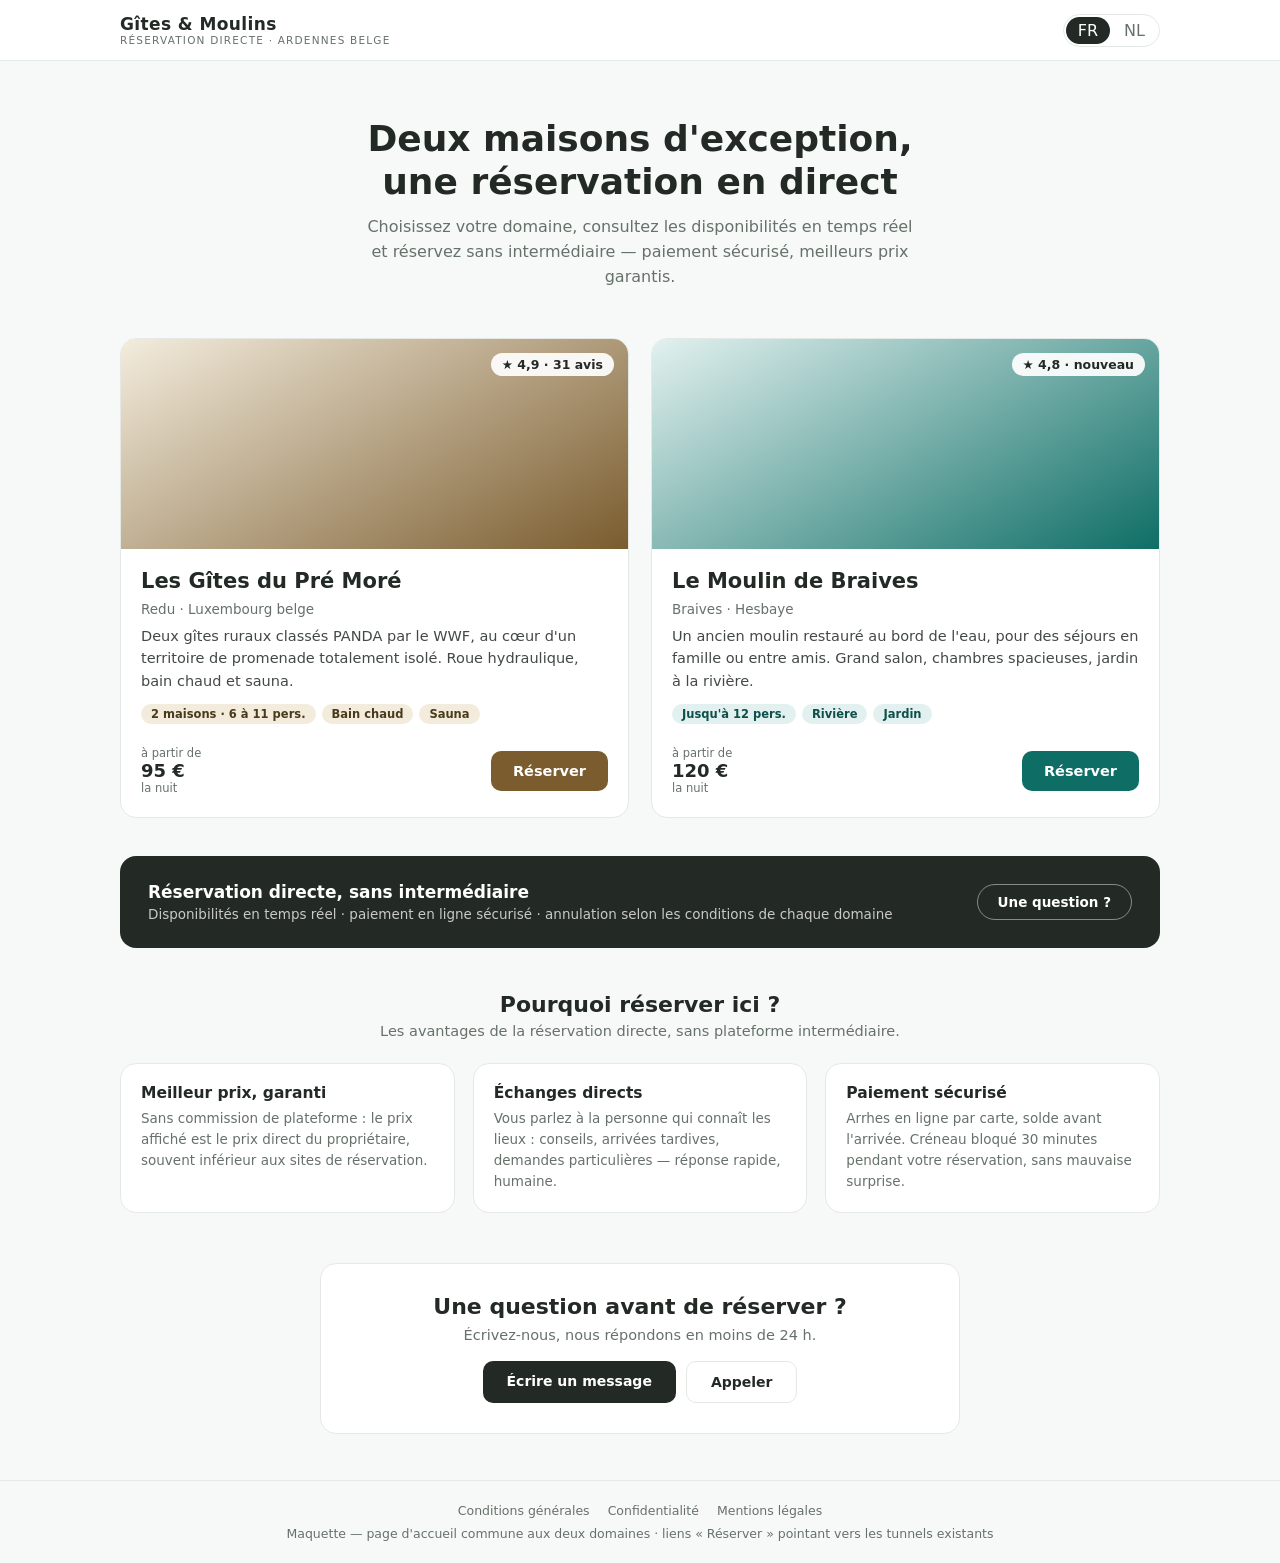
<file: docs/accueil-commun.html>
<!DOCTYPE html>
<html lang="fr">
<head>
<meta charset="UTF-8">
<meta name="viewport" content="width=device-width, initial-scale=1.0">
<title>Maquette — Page d'accueil commune (Pré Moré + Moulin de Braives)</title>
<!--
  MAQUETTE — page d'accueil COMMUNE aux deux domaines.
  Rôle : présenter les deux propriétés (Les Gîtes du Pré Moré, Le Moulin de
  Braives) et conduire chacune vers SON tunnel de réservation existant
  (/reserver/pre-more/, /reserver/moulin-de-braives/ — le moteur actuel,
  une page par domaine). Chaque carte a son identité propre (variables CSS
  par [data-place]) : pas de thème unique, deux maisons, deux caractères.
-->
<style>
:root{
  --ink:#232a26; --muted:#66716a; --line:#e5e9e6; --surface:#fff; --bg:#f7f9f8;
  --radius:16px; --radius-s:10px;
}
[data-place="premore"]{ --accent:#7a5c2e; --accent-ink:#fff; --soft:#f3ecdd; --deep:#4a3a1d; }
[data-place="moulin"]{ --accent:#0e6e66; --accent-ink:#fff; --soft:#e2f1ef; --deep:#0d4f4a; }

*{box-sizing:border-box;margin:0}
body{font-family:"Segoe UI",system-ui,-apple-system,sans-serif;background:var(--bg);color:var(--ink)}
button{font:inherit;cursor:pointer}
a{color:inherit;text-decoration:none}
.wrap{max-width:1080px;margin:0 auto;padding:0 20px}

/* ---- entête commun ---- */
header{background:var(--surface);border-bottom:1px solid var(--line)}
.top{display:flex;align-items:center;justify-content:space-between;height:60px}
.brand{font-weight:800;font-size:17px;letter-spacing:.4px}
.brand small{display:block;font-size:10.5px;font-weight:500;color:var(--muted);letter-spacing:1.2px;text-transform:uppercase}
.lang{display:flex;gap:2px;border:1px solid var(--line);border-radius:999px;padding:2px}
.lang button{border:0;background:none;border-radius:999px;padding:4px 12px;color:var(--muted)}
.lang button[aria-pressed="true"]{background:var(--ink);color:#fff}

/* ---- héros ---- */
.hero{text-align:center;padding:56px 20px 40px}
.hero h1{font-size:clamp(24px,4vw,36px);font-weight:800;line-height:1.2}
.hero p{color:var(--muted);margin:12px auto 0;max-width:560px;font-size:16px;line-height:1.55}

/* ---- les deux maisons ---- */
.houses{display:grid;grid-template-columns:1fr 1fr;gap:22px;padding:8px 0 30px}
.house{background:var(--surface);border:1px solid var(--line);border-radius:var(--radius);overflow:hidden;display:flex;flex-direction:column;transition:transform .15s, box-shadow .15s}
.house:hover{transform:translateY(-3px);box-shadow:0 14px 30px rgba(0,0,0,.10)}
.house .visuel{height:210px;position:relative;background:linear-gradient(150deg,var(--soft),var(--accent))}
.house .visuel .etoile{position:absolute;top:14px;right:14px;background:rgba(255,255,255,.92);border-radius:999px;padding:4px 11px;font-size:12.5px;font-weight:700}
.house .corps{padding:20px 20px 22px;display:flex;flex-direction:column;gap:8px;flex:1}
.house h2{font-size:21px}
.house .lieu{font-size:13.5px;color:var(--muted)}
.house .desc{font-size:14.5px;line-height:1.55;color:var(--ink);opacity:.85}
.house .chips{display:flex;gap:6px;flex-wrap:wrap;margin-top:4px}
.house .chips span{font-size:11.5px;background:var(--soft);color:var(--deep);padding:3px 10px;border-radius:999px;font-weight:600}
.house .pied{margin-top:auto;padding-top:14px;display:flex;align-items:center;justify-content:space-between}
.house .pied .prix small{display:block;font-size:11.5px;color:var(--muted)}
.house .pied .prix b{font-size:18px}
.house .resa{background:var(--accent);color:var(--accent-ink);border:0;border-radius:var(--radius-s);padding:12px 22px;font-weight:700;font-size:14.5px}
.house .resa:hover{background:var(--deep)}

/* ---- bandeau commun ---- */
.bandeau{background:var(--ink);color:#fff;border-radius:var(--radius);padding:26px 28px;display:flex;align-items:center;justify-content:space-between;gap:18px;margin:8px 0 34px;flex-wrap:wrap}
.bandeau h3{font-size:17px}
.bandeau p{font-size:13.5px;opacity:.75;margin-top:4px}
.bandeau a.btn{border:1px solid rgba(255,255,255,.45);border-radius:999px;padding:9px 20px;font-size:13.5px;font-weight:600}
.bandeau a.btn:hover{background:#fff;color:var(--ink)}

/* ---- sections communes ---- */
.section{padding:10px 0 36px}
.section>h2{font-size:22px;text-align:center;margin-bottom:6px}
.section>.sous{text-align:center;color:var(--muted);font-size:14.5px;margin-bottom:24px}
.apropos{display:grid;grid-template-columns:repeat(3,1fr);gap:18px}
.apropos .bloc{background:var(--surface);border:1px solid var(--line);border-radius:var(--radius);padding:20px}
.apropos .bloc h3{font-size:15.5px;margin-bottom:6px}
.apropos .bloc p{font-size:13.5px;color:var(--muted);line-height:1.55}

.contact{text-align:center;padding:14px 0 46px}
.contact .bloc{background:var(--surface);border:1px solid var(--line);border-radius:var(--radius);max-width:640px;margin:0 auto;padding:30px}
.contact h2{font-size:22px;margin-bottom:8px}
.contact p{color:var(--muted);font-size:14.5px;margin-bottom:18px}
.contact .ligne{display:flex;gap:10px;justify-content:center;flex-wrap:wrap}
.contact a.btn{background:var(--ink);color:#fff;border:0;border-radius:var(--radius-s);padding:12px 24px;font-weight:600;font-size:14px}
.contact a.btn.ghost{background:none;border:1px solid var(--line);color:var(--ink)}

footer{border-top:1px solid var(--line);padding:22px 0;color:var(--muted);font-size:12.5px;text-align:center}
footer nav{display:flex;gap:18px;justify-content:center;margin-bottom:8px}
@media (max-width:820px){
  .houses{grid-template-columns:1fr}
  .apropos{grid-template-columns:1fr}
}
</style>
</head>
<body>

<header>
  <div class="wrap top">
    <div class="brand">Gîtes &amp; Moulins<small>Réservation directe · Ardennes belge</small></div>
    <nav class="lang" aria-label="Langue">
      <button aria-pressed="true">FR</button>
      <button aria-pressed="false">NL</button>
    </nav>
  </div>
</header>

<section class="hero wrap">
  <h1>Deux maisons d'exception,<br>une réservation en direct</h1>
  <p>Choisissez votre domaine, consultez les disponibilités en temps réel et réservez sans intermédiaire — paiement sécurisé, meilleurs prix garantis.</p>
</section>

<main class="wrap">

  <!-- Les deux propriétés, chacune vers SON tunnel -->
  <section class="houses">

    <article class="house" data-place="premore">
      <div class="visuel"><span class="etoile">★ 4,9 · 31 avis</span></div>
      <div class="corps">
        <h2>Les Gîtes du Pré Moré</h2>
        <div class="lieu">Redu · Luxembourg belge</div>
        <p class="desc">Deux gîtes ruraux classés PANDA par le WWF, au cœur d'un territoire de promenade totalement isolé. Roue hydraulique, bain chaud et sauna.</p>
        <div class="chips"><span>2 maisons · 6 à 11 pers.</span><span>Bain chaud</span><span>Sauna</span></div>
        <div class="pied">
          <div class="prix"><small>à partir de</small><b>95 €</b><small>la nuit</small></div>
          <a class="resa" href="https://lesgitesdupremore.be/reserver/pre-more/">Réserver</a>
        </div>
      </div>
    </article>

    <article class="house" data-place="moulin">
      <div class="visuel"><span class="etoile">★ 4,8 · nouveau</span></div>
      <div class="corps">
        <h2>Le Moulin de Braives</h2>
        <div class="lieu">Braives · Hesbaye</div>
        <p class="desc">Un ancien moulin restauré au bord de l'eau, pour des séjours en famille ou entre amis. Grand salon, chambres spacieuses, jardin à la rivière.</p>
        <div class="chips"><span>Jusqu'à 12 pers.</span><span>Rivière</span><span>Jardin</span></div>
        <div class="pied">
          <div class="prix"><small>à partir de</small><b>120 €</b><small>la nuit</small></div>
          <a class="resa" href="https://lemoulindebraives.be/reserver/moulin-de-braives/">Réserver</a>
        </div>
      </div>
    </article>

  </section>

  <!-- Réassurance -->
  <section class="bandeau">
    <div>
      <h3>Réservation directe, sans intermédiaire</h3>
      <p>Disponibilités en temps réel · paiement en ligne sécurisé · annulation selon les conditions de chaque domaine</p>
    </div>
    <a class="btn" href="#contact">Une question ?</a>
  </section>

  <!-- Pourquoi nous -->
  <section class="section">
    <h2>Pourquoi réserver ici ?</h2>
    <p class="sous">Les avantages de la réservation directe, sans plateforme intermédiaire.</p>
    <div class="apropos">
      <div class="bloc"><h3>Meilleur prix, garanti</h3><p>Sans commission de plateforme : le prix affiché est le prix direct du propriétaire, souvent inférieur aux sites de réservation.</p></div>
      <div class="bloc"><h3>Échanges directs</h3><p>Vous parlez à la personne qui connaît les lieux : conseils, arrivées tardives, demandes particulières — réponse rapide, humaine.</p></div>
      <div class="bloc"><h3>Paiement sécurisé</h3><p>Arrhes en ligne par carte, solde avant l'arrivée. Créneau bloqué 30 minutes pendant votre réservation, sans mauvaise surprise.</p></div>
    </div>
  </section>

  <!-- Contact -->
  <section class="contact" id="contact">
    <div class="bloc">
      <h2>Une question avant de réserver ?</h2>
      <p>Écrivez-nous, nous répondons en moins de 24 h.</p>
      <div class="ligne">
        <a class="btn" href="mailto:reservations@lesgitesdupremore.be">Écrire un message</a>
        <a class="btn ghost" href="tel:+32610000000">Appeler</a>
      </div>
    </div>
  </section>

</main>

<footer>
  <nav><a href="#">Conditions générales</a><a href="#">Confidentialité</a><a href="#">Mentions légales</a></nav>
  Maquette — page d'accueil commune aux deux domaines · liens « Réserver » pointant vers les tunnels existants
</footer>

<script>
document.querySelectorAll(".lang button").forEach(b => b.onclick = () => {
  document.querySelectorAll(".lang button").forEach(x => x.setAttribute("aria-pressed","false"));
  b.setAttribute("aria-pressed","true");
});
</script>
</body>
</html>
</file>
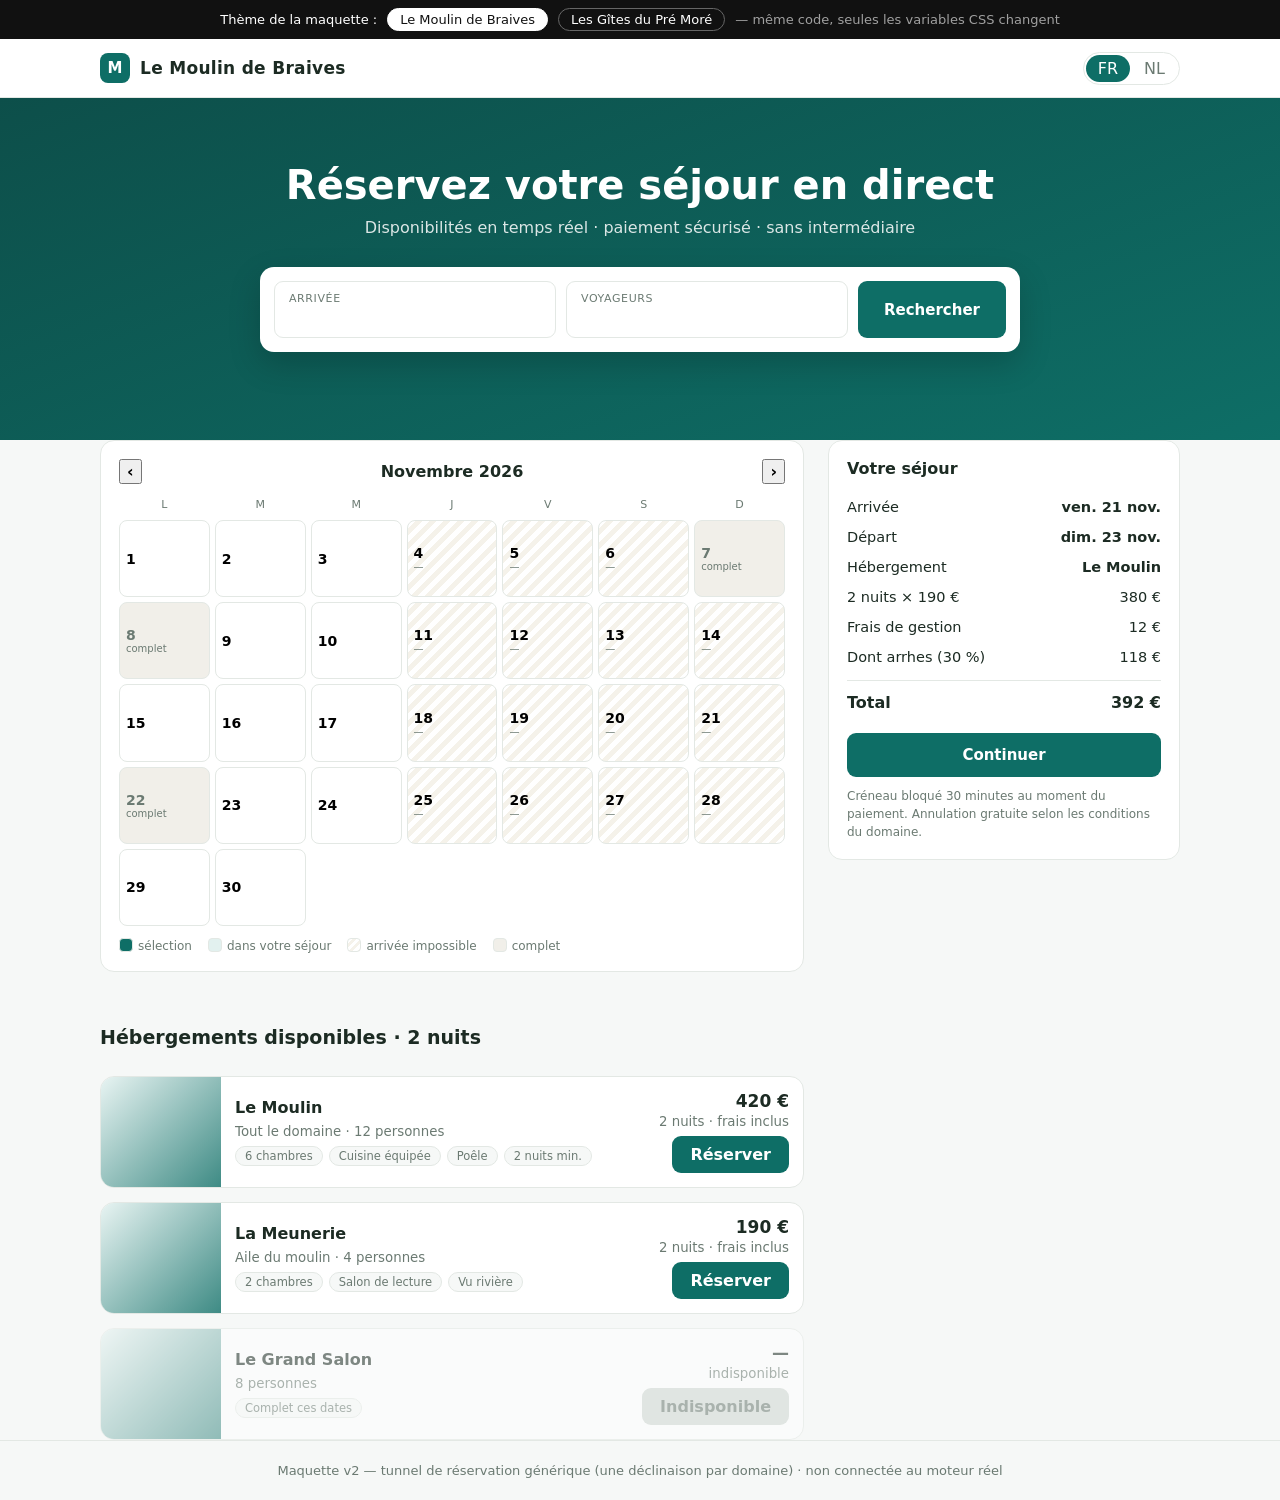
<file: docs/tunnel-v2.html>
<!DOCTYPE html>
<html lang="fr">
<head>
<meta charset="UTF-8">
<meta name="viewport" content="width=device-width, initial-scale=1.0">
<title>Maquette — Tunnel de réservation v2 (générique)</title>
<!--
  MAQUETTE — nouveau frontend « plateforme de réservation ».
  Non thématisée Pré Moré : tout le look passe par les variables CSS de
  [data-brand]. Deux marques de démonstration : "moulin" (Le Moulin de
  Braives) et "premore" (Les Gîtes du Pré Moré). Aucune logique réelle :
  dates, prix et disponibilités sont factices, le but est le parcours et
  la mise en page. Le tunnel actuel (/book/) reste en production ; cette
  maquette est l'ébauche du futur tunnel partagé par les deux domaines.
-->
<style>
:root{
  --radius:14px; --radius-s:9px;
  --ink:#1c2b23; --muted:#6b7a72; --line:#e3e8e4; --surface:#fff; --bg:#f6f8f7;
}
[data-brand="moulin"]{ --accent:#0e6e66; --accent-ink:#fff; --accent-soft:#e2f1ef; --hero:#0d4f4a; }
[data-brand="premore"]{ --accent:#7a5c2e; --accent-ink:#fff; --accent-soft:#f3ecdd; --hero:#5c451f; }

*{box-sizing:border-box;margin:0}
body{font-family:"Segoe UI",system-ui,-apple-system,sans-serif;background:var(--bg);color:var(--ink)}
button{font:inherit;cursor:pointer}
.wrap{max-width:1120px;margin:0 auto;padding:0 20px}

/* ---- barre de thème (démo seulement) ---- */
.theme-bar{background:#111;color:#fff;font-size:13px;padding:8px 20px;display:flex;gap:10px;align-items:center;justify-content:center}
.theme-bar button{background:none;border:1px solid #666;color:#fff;border-radius:999px;padding:3px 12px}
.theme-bar button[aria-pressed="true"]{background:#fff;color:#111;border-color:#fff}

/* ---- entête ---- */
header{background:var(--surface);border-bottom:1px solid var(--line);position:sticky;top:0;z-index:10}
.top{display:flex;align-items:center;justify-content:space-between;height:58px}
.brand{display:flex;align-items:center;gap:10px;font-weight:700;font-size:17px;letter-spacing:.3px}
.brand .logo{width:30px;height:30px;border-radius:8px;background:var(--accent);color:var(--accent-ink);display:grid;place-items:center;font-size:15px}
.lang{display:flex;gap:2px;border:1px solid var(--line);border-radius:999px;padding:2px}
.lang button{border:0;background:none;border-radius:999px;padding:4px 12px;color:var(--muted)}
.lang button[aria-pressed="true"]{background:var(--accent);color:var(--accent-ink)}

/* ---- héros + recherche ---- */
.hero{background:linear-gradient(160deg,var(--hero),var(--accent));color:#fff;padding:64px 0 88px;text-align:center}
.hero h1{font-size:clamp(26px,4vw,40px);font-weight:800}
.hero p{opacity:.85;margin:10px 0 30px;font-size:16px}
.searchcard{background:var(--surface);border-radius:var(--radius);box-shadow:0 12px 32px rgba(0,0,0,.18);padding:14px;display:grid;grid-template-columns:1fr 1fr auto;gap:10px;max-width:760px;margin:0 auto;text-align:left}
.field{border:1px solid var(--line);border-radius:var(--radius-s);padding:10px 14px}
.field label{display:block;font-size:11px;text-transform:uppercase;letter-spacing:.6px;color:var(--muted);margin-bottom:3px}
.field b{font-size:15px;font-weight:600}
.searchcard .go{background:var(--accent);color:var(--accent-ink);border:0;border-radius:var(--radius-s);padding:0 26px;font-weight:700;font-size:15px}

/* ---- corps : dispo + hébergements ---- */
main{display:grid;grid-template-columns:2fr 1fr;gap:24px;margin:36px auto 60px}
h2{font-size:19px;margin-bottom:14px}
.card{background:var(--surface);border:1px solid var(--line);border-radius:var(--radius);padding:18px}

/* calendrier simplifié */
.cal .head{display:flex;justify-content:space-between;align-items:center;margin-bottom:10px;font-weight:600}
.grid{display:grid;grid-template-columns:repeat(7,1fr);gap:5px}
.grid .h{text-align:center;font-size:11px;color:var(--muted);padding:4px 0;text-transform:uppercase}
.day{aspect-ratio:1/0.85;border:1px solid var(--line);border-radius:8px;background:var(--surface);display:flex;flex-direction:column;justify-content:center;font-size:14px;font-weight:600}
.day small{font-size:10px;font-weight:500;color:var(--muted)}
.day.off{background:#f1efe9;color:var(--muted);cursor:default}
.day.hach{background:repeating-linear-gradient(135deg,#fff,#fff 5px,#F5F2EA 5px,#F5F2EA 10px)}
.day.range{background:var(--accent-soft);border-color:var(--accent)}
.day.hach.range{background:var(--accent-soft)}   /* la leçon du fix noarr.range */
.day.sel{background:var(--accent);border-color:var(--accent);color:var(--accent-ink)}
.day.sel small{color:var(--accent-ink)}
.cal-legend{display:flex;gap:16px;margin-top:12px;font-size:12px;color:var(--muted);flex-wrap:wrap}
.cal-legend i{display:inline-block;width:14px;height:14px;border-radius:4px;vertical-align:-2px;margin-right:5px;border:1px solid var(--line)}

/* hébergements */
.units{margin-top:26px;display:grid;gap:14px}
.unit{display:grid;grid-template-columns:120px 1fr auto;gap:14px;align-items:center;border:1px solid var(--line);border-radius:var(--radius);overflow:hidden;background:var(--surface)}
.unit .ph{height:100%;min-height:110px;background:linear-gradient(135deg,var(--accent-soft),var(--accent));opacity:.8}
.unit h3{font-size:16px;margin-bottom:4px}
.unit .tags{display:flex;gap:6px;flex-wrap:wrap;margin-top:6px}
.unit .tags span{font-size:11.5px;background:var(--bg);border:1px solid var(--line);padding:2px 9px;border-radius:999px;color:var(--muted)}
.unit .price{text-align:right;padding-right:14px}
.unit .price b{font-size:17px;display:block}
.unit .price small{color:var(--muted)}
.unit button{background:var(--accent);color:var(--accent-ink);border:0;border-radius:var(--radius-s);padding:9px 18px;font-weight:600;margin-top:6px}
.unit.unit-off{opacity:.55}
.unit.unit-off button{background:#cfd6d2;color:#6b7a72;cursor:not-allowed}

/* récap sticky */
aside .card{position:sticky;top:76px}
aside .row{display:flex;justify-content:space-between;padding:7px 0;font-size:14.5px}
aside .row.total{border-top:1px solid var(--line);margin-top:8px;padding-top:12px;font-weight:700;font-size:16px}
aside .cta{width:100%;background:var(--accent);color:var(--accent-ink);border:0;border-radius:var(--radius-s);padding:13px;font-weight:700;font-size:15px;margin-top:14px}
aside .note{font-size:12px;color:var(--muted);margin-top:10px;line-height:1.5}

footer{border-top:1px solid var(--line);padding:22px 0;color:var(--muted);font-size:13px;text-align:center}

@media (max-width:880px){
  main{grid-template-columns:1fr}
  aside .card{position:static}
  .searchcard{grid-template-columns:1fr}
  .unit{grid-template-columns:90px 1fr}
  .unit .price{grid-column:1/-1;display:flex;justify-content:space-between;align-items:center;padding:0 14px 14px}
}
</style>
</head>
<body data-brand="moulin">

<div class="theme-bar" role="group" aria-label="Démo : thème par domaine">
  Thème de la maquette :
  <button aria-pressed="true" onclick="setBrand('moulin')">Le Moulin de Braives</button>
  <button aria-pressed="false" onclick="setBrand('premore')">Les Gîtes du Pré Moré</button>
  <span style="opacity:.6">— même code, seules les variables CSS changent</span>
</div>

<header>
  <div class="wrap top">
    <div class="brand"><span class="logo" id="brandMark">M</span><span id="brandName">Le Moulin de Braives</span></div>
    <nav class="lang" aria-label="Langue">
      <button aria-pressed="true">FR</button>
      <button aria-pressed="false">NL</button>
    </nav>
  </div>
</header>

<section class="hero">
  <div class="wrap">
    <h1>Réservez votre séjour en direct</h1>
    <p>Disponibilités en temps réel · paiement sécurisé · sans intermédiaire</p>
    <div class="searchcard">
      <div class="field"><label>Arrivée</label><b>Ven 21 nov.</b></div>
      <div class="field"><label>Voyageurs</label><b>2 adultes · 0 enfant</b></div>
      <button class="go">Rechercher</button>
    </div>
  </div>
</section>

<main class="wrap">
  <div>
    <section class="card cal">
      <div class="head">
        <button aria-label="Mois précédent">‹</button>
        <span>Novembre 2026</span>
        <button aria-label="Mois suivant">›</button>
      </div>
      <div class="grid" id="calGrid">
        <div class="h">L</div><div class="h">M</div><div class="h">M</div><div class="h">J</div><div class="h">V</div><div class="h">S</div><div class="h">D</div>
      </div>
      <div class="cal-legend">
        <span><i style="background:var(--accent)"></i>sélection</span>
        <span><i style="background:var(--accent-soft)"></i>dans votre séjour</span>
        <span><i style="background:repeating-linear-gradient(135deg,#fff,#fff 3px,#F5F2EA 3px,#F5F2EA 6px)"></i>arrivée impossible</span>
        <span><i style="background:#f1efe9"></i>complet</span>
      </div>
    </section>

    <section class="units">
      <h2 style="margin-top:28px">Hébergements disponibles · 2 nuits</h2>

      <div class="unit">
        <div class="ph"></div>
        <div>
          <h3>Le Moulin</h3>
          <small style="color:var(--muted)">Tout le domaine · 12 personnes</small>
          <div class="tags"><span>6 chambres</span><span>Cuisine équipée</span><span>Poêle</span><span>2 nuits min.</span></div>
        </div>
        <div class="price"><b>420 €</b><small>2 nuits · frais inclus</small><br><button>Réserver</button></div>
      </div>

      <div class="unit">
        <div class="ph"></div>
        <div>
          <h3>La Meunerie</h3>
          <small style="color:var(--muted)">Aile du moulin · 4 personnes</small>
          <div class="tags"><span>2 chambres</span><span>Salon de lecture</span><span>Vu rivière</span></div>
        </div>
        <div class="price"><b>190 €</b><small>2 nuits · frais inclus</small><br><button>Réserver</button></div>
      </div>

      <div class="unit unit-off">
        <div class="ph"></div>
        <div>
          <h3>Le Grand Salon</h3>
          <small style="color:var(--muted)">8 personnes</small>
          <div class="tags"><span>Complet ces dates</span></div>
        </div>
        <div class="price"><b>—</b><small>indisponible</small><br><button>Indisponible</button></div>
      </div>
    </section>
  </div>

  <aside>
    <div class="card">
      <h2 style="font-size:16px">Votre séjour</h2>
      <div class="row"><span>Arrivée</span><b>ven. 21 nov.</b></div>
      <div class="row"><span>Départ</span><b>dim. 23 nov.</b></div>
      <div class="row"><span>Hébergement</span><b>Le Moulin</b></div>
      <div class="row"><span>2 nuits × 190 €</span><span>380 €</span></div>
      <div class="row"><span>Frais de gestion</span><span>12 €</span></div>
      <div class="row"><span>Dont arrhes (30 %)</span><span>118 €</span></div>
      <div class="row total"><span>Total</span><span>392 €</span></div>
      <button class="cta">Continuer</button>
      <p class="note">Créneau bloqué 30 minutes au moment du paiement. Annulation gratuite selon les conditions du domaine.</p>
    </div>
  </aside>
</main>

<footer>Maquette v2 — tunnel de réservation générique (une déclinaison par domaine) · non connectée au moteur réel</footer>

<script>
// Thème commutable : la maquette démontre qu'un seul code sert deux domaines.
function setBrand(name){
  document.body.dataset.brand = name;
  const map = {
    moulin: ["M","Le Moulin de Braives"],
    premore: ["P","Les Gîtes du Pré Moré"],
  };
  document.getElementById("brandMark").textContent = map[name][0];
  document.getElementById("brandName").textContent = map[name][1];
  document.querySelectorAll(".theme-bar button").forEach(b=>{
    b.setAttribute("aria-pressed", b.textContent.includes(map[name][1]) ? "true" : "false");
  });
}
// Calendrier factice : 30 jours, arrivées ven/dim seulement (règle de démonstration).
const grid = document.getElementById("calGrid");
const days = [];
for (let d = 1; d <= 30; d++) {
  const dow = (d + 4) % 7;               // 1er nov 2026 = dimanche, décalage démo
  days.push({ d, dow, full: [7, 8, 22].includes(d), hach: (dow === 1 || dow === 2 || dow === 3 || dow === 4) });
}
let selIn = null, selOut = null;
function render(){
  grid.querySelectorAll(".day").forEach(e => e.remove());
  for (const day of days) {
    const el = document.createElement("button");
    el.className = "day";
    el.type = "button";
    let cls = "day";
    if (day.full) cls += " off";
    else if (day.hach) cls += " hach";
    const inR = selIn && selOut && day.d > selIn && day.d < selOut;
    const isSel = day.d === selIn || day.d === selOut;
    if (inR) cls += " range";
    if (isSel) cls += " sel";
    el.className = cls;
    el.innerHTML = day.d + (day.full ? "<small>complet</small>" : day.hach ? "<small>—</small>" : "");
    el.onclick = () => {
      if (day.full || day.hach) return;
      if (!selIn || (selIn && selOut)) { selIn = day.d; selOut = null; }
      else if (day.d <= selIn) { selIn = day.d; }
      else { selOut = day.d; }
      render();
    };
    grid.appendChild(el);
  }
}
render();
document.querySelectorAll(".lang button").forEach(b => b.onclick = () => {
  document.querySelectorAll(".lang button").forEach(x => x.setAttribute("aria-pressed","false"));
  b.setAttribute("aria-pressed","true");
});
</script>
</body>
</html>
</file>
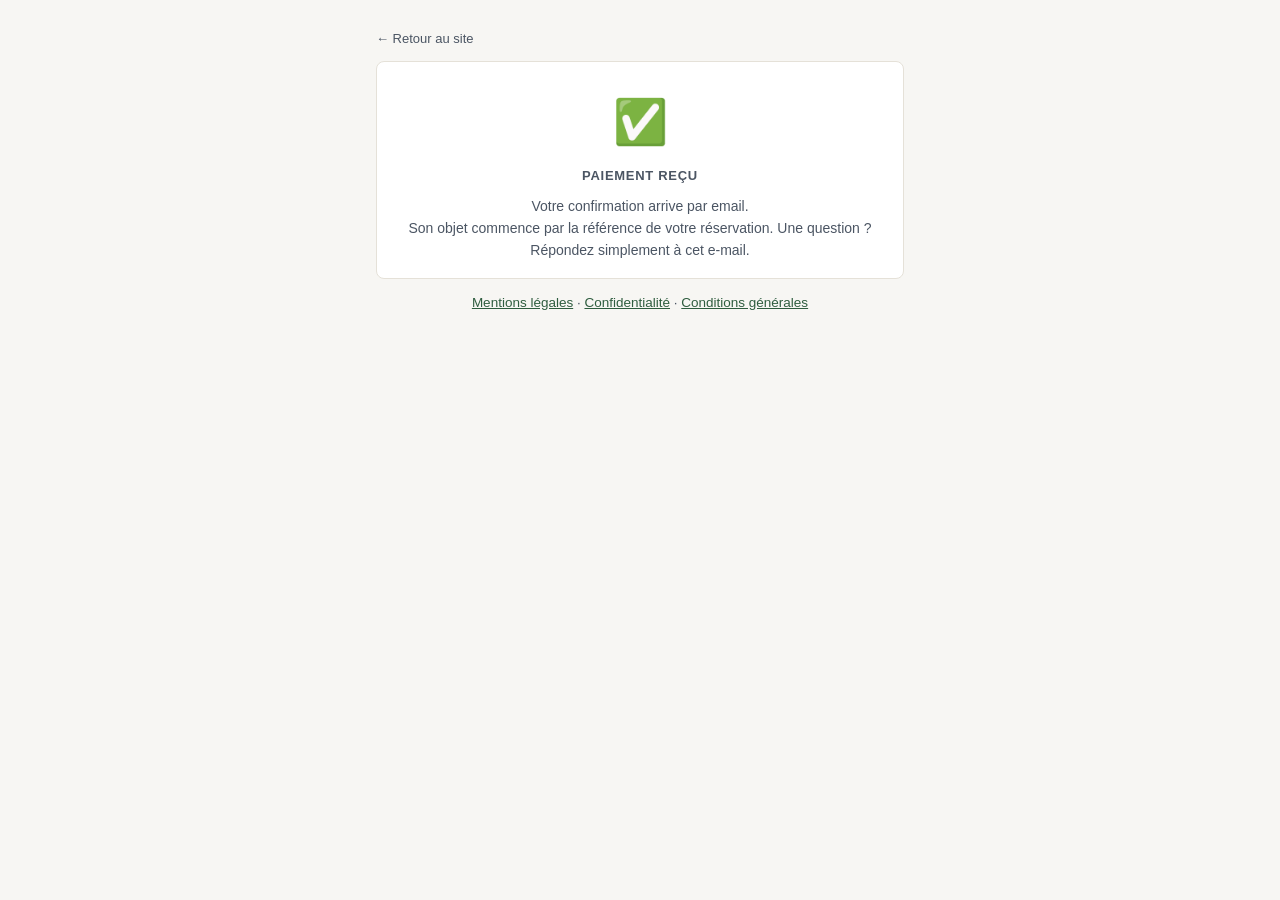
<file: public/book/merci.html>
<!DOCTYPE html>
<html lang="fr">
<head>
<meta charset="UTF-8">
<meta name="viewport" content="width=device-width, initial-scale=1.0">
<title>Merci — réservation en cours de confirmation</title>
<link rel="stylesheet" href="book.css">
</head>
<body>
<div class="pub" style="max-width:560px">
  <!-- Page de fin de parcours : sans ce lien, la seule sortie est le bouton
       « précédent » du navigateur (issue #47-5). -->
  <a class="back-top" href="/" data-i18n>← Retour au site</a>
  <div class="card center" id="box">
    <div class="big-check">⏳</div>
    <h3 data-i18n>Confirmation en cours…</h3>
    <p class="muted small" data-i18n>Nous vérifions votre paiement, cela prend quelques secondes. Vous pouvez garder cette page ouverte : la confirmation vous parvient aussi par e-mail.</p>
  </div>
  <p class="footer-note legal-links" data-i18n><a href="/mentions-legales/">Mentions légales</a> · <a href="/confidentialite/">Confidentialité</a> · <a href="/conditions-generales/">Conditions générales</a></p>
</div>
<script type="module">
import { apiHeaders, eur, hour, LANG, t, translateStatic } from "./i18n.js";
translateStatic();
const esc = (s) => String(s ?? "").replace(/[&<>"']/g, (c) => ({ "&": "&amp;", "<": "&lt;", ">": "&gt;", '"': "&quot;", "'": "&#39;" })[c]);
const q = new URLSearchParams(location.search);
const ref = q.get("ref"), email = q.get("email");
// Retour d'un moyen de paiement à redirection (Bancontact, issue #26). Cet
// indice ne prouve rien : c'est le webhook qui confirme. Il sert seulement à
// dire la vérité pendant l'attente, au lieu d'un « Confirmation en cours… »
// qui laisserait croire à un simple délai d'affichage.
const redirectStatus = q.get("redirect_status");
const voucherUrl = `/book/voucher.html?ref=${encodeURIComponent(ref || "")}&email=${encodeURIComponent(email || "")}${LANG === "nl" ? "&lang=nl" : ""}`;

async function poll(attempt = 0) {
  const box = document.getElementById("box");
  if (!ref || !email) {
    box.innerHTML = `<div class="big-check">✅</div><h3>${t("Paiement reçu")}</h3>
      <p class="muted small">${t("Votre confirmation arrive par email.")}</p>
      <p class="small muted">${t("Son objet commence par la référence de votre réservation. Une question ? Répondez simplement à cet e-mail.")}</p>`;
    return;
  }
  if (attempt === 0 && redirectStatus === "failed") {
    box.innerHTML = `<div class="big-check">⚠️</div><h3>${t("Paiement non abouti")}</h3>
      <p class="muted small">${t("Aucun montant n'a été débité. Votre créneau reste bloqué quelques minutes : vous pouvez réessayer depuis votre réservation.")}</p>
      <p style="margin-top:10px"><a class="btn" href="${voucherUrl}">${t("Reprendre le paiement")}</a></p>`;
    return;
  }
  if (attempt === 0 && redirectStatus === "processing") {
    box.innerHTML = `<div class="big-check">🕐</div><h3>${t("Paiement en cours de traitement")}</h3>
      <p class="muted small">${t("Votre banque traite le paiement (Bancontact met parfois quelques minutes). Cette page se met à jour toute seule dès que la confirmation nous parvient.")}</p>`;
  }
  try {
    const res = await fetch(`/api/public/bookings/${encodeURIComponent(ref)}?email=${encodeURIComponent(email)}`, { headers: apiHeaders() });
    const data = await res.json();
    if (res.ok && data.booking.status === "confirmed") {
      const bk = data.booking;
      // Payé : le décompte « créneau bloqué » du tunnel n'a plus lieu d'être.
      // Sans ce nettoyage, le visiteur qui retourne sur la page de réservation
      // y lit « reprendre le paiement » alors qu'il a déjà payé.
      try { for (const k of Object.keys(sessionStorage)) if (k.startsWith("gites-hold:")) sessionStorage.removeItem(k); } catch { /* navigation privée */ }
      const dfr = (iso) => `${iso.slice(8, 10)}/${iso.slice(5, 7)}/${iso.slice(0, 4)}`;
      const balance = bk.balanceCents > 0
        ? (bk.balanceDueDate
          ? t("Le solde de {montant} est à payer avant le {date} : vous recevrez un lien de paiement par e-mail, et vous pouvez aussi payer dès maintenant depuis votre voucher.", { montant: eur(bk.balanceCents), date: dfr(bk.balanceDueDate) })
          : t("Le solde de {montant} reste à payer : vous le réglez en ligne depuis votre voucher.", { montant: eur(bk.balanceCents) }))
        : t("Votre séjour est intégralement réglé : il n'y a plus rien à payer.");
      box.innerHTML = `<div class="big-check">✅</div>
        <h3>${t("Réservation confirmée !")}</h3>
        <p>${t("Référence <b class=\"mono\">{ref}</b>", { ref: esc(ref) })}<br>
        <span class="small muted">${esc(bk.unitName)} · ${t("du {du} au {au}", { du: dfr(bk.checkin), au: dfr(bk.checkout) })}</span></p>
        <div class="next" style="text-align:left"><h4>${t("Ce qui se passe maintenant")}</h4><ol>
          <li>${t("Vous recevez dans quelques minutes un e-mail de confirmation, avec votre récapitulatif et les conditions générales. Son objet commence par [{ref}].", { ref: esc(ref) })}</li>
          <li>${balance}</li>
          <li>${t("Arrivée dès {arr}, départ avant {dep}.", { arr: esc(hour(data.stay?.checkinTime)), dep: esc(hour(data.stay?.checkoutTime)) })}</li>
          <li>${t("Une question ? Répondez simplement à l'e-mail de confirmation : pas de chat, nous répondons par e-mail.")}</li></ol></div>
        <p style="margin-top:14px"><a class="btn" href="${voucherUrl}">${t("Voir mon voucher")}</a></p>
        <p class="small muted" style="margin-top:8px">${t("Pas reçu l'e-mail ? Regardez dans vos courriers indésirables, ou retrouvez tout sur votre voucher.")}</p>`;
      return;
    }
  } catch { /* on repollera */ }
  if (attempt < 20) {
    setTimeout(() => poll(attempt + 1), 1500);
  } else {
    box.innerHTML = `<div class="big-check">🕐</div><h3>${t("Paiement en cours de traitement")}</h3>
      <p class="muted small">${t("La confirmation peut prendre quelques minutes. Retrouvez votre réservation ici :")}</p>
      <p style="margin-top:10px"><a class="btn o" href="${voucherUrl}">${t("Voir ma réservation")}</a></p>`;
  }
}
poll();
</script>
</body>
</html>
</file>
<file: public/book/book.css>
/* Page publique de réservation — même design system sobre que le back-office. */
:root{
  --bg:#F7F6F3; --ink:#1F2937; --muted:#4B5563; --line:#E5E1D8;
  --accent:#2F5D3F; --accent2:#A16207; --ok:#2F5D3F; --warn:#B45309; --bad:#991B1B;
  --card:#FFFFFF;
}
/* Anneau de focus visible partout (issue #14) : l'ancien #CBD8CD donnait
   1,47:1 sur blanc, --accent donne 7,6:1. */
:focus-visible{outline:2px solid var(--accent);outline-offset:2px;border-radius:2px}
*{box-sizing:border-box;margin:0}
body{font:16px/1.55 -apple-system,'Inter','Segoe UI',sans-serif;background:var(--bg);color:var(--ink)}
.pub{max-width:900px;margin:0 auto;padding:26px 16px 60px}
.brand{text-align:center;margin-bottom:22px;position:relative}
.brand h1{font-size:22px;font-weight:650;letter-spacing:.2px}
.brand p{color:var(--muted);font-size:13px}
.back-site{position:absolute;left:0;top:2px;font-size:13px;text-decoration:none;color:var(--muted)}
.back-site:hover{color:var(--accent)}
@media(max-width:640px){.back-site{position:static;display:block;text-align:left;margin-bottom:6px}}
.card{background:var(--card);border:1px solid var(--line);border-radius:8px;padding:16px 18px;margin-bottom:14px}
h3{font-size:13px;text-transform:uppercase;letter-spacing:.7px;color:var(--muted);margin-bottom:10px;font-weight:600}
label.f{display:block;font-size:13px;color:var(--muted);text-transform:uppercase;letter-spacing:.4px;margin-bottom:4px}
input,select,textarea{font-size:16px;line-height:1.4;font-family:inherit;min-height:44px;color:var(--ink);border:1px solid var(--line);border-radius:6px;padding:9px 10px;background:#fff;width:100%}
input:focus,select:focus,textarea:focus{outline:2px solid var(--accent);outline-offset:2px;border-color:var(--accent)}
/* Sans cette ligne, les cases et les radios héritent du width:100% ci-dessus :
   un radio de 465 px de large, à la zone cliquable illisible (issue #42). */
input[type=checkbox],input[type=radio]{width:auto;flex:none;margin:0;cursor:pointer}
.row{display:flex;gap:12px;align-items:end;flex-wrap:wrap}
.row>div{flex:1;min-width:120px}
.row>div.n{flex:0 0 auto;min-width:0}
.btn{background:var(--accent);color:#fff;border:none;border-radius:6px;padding:11px 20px;min-height:44px;font-size:16px;display:inline-flex;align-items:center;justify-content:center;text-decoration:none;font-weight:600;cursor:pointer;font-family:inherit}
.btn:hover{filter:brightness(1.1)}
.btn.o{background:#fff;color:var(--accent);border:1.5px solid var(--accent)}
.btn:disabled{opacity:.5;cursor:default}
.btn.big{width:100%;padding:13px;font-size:15px}

.prop{display:flex;gap:14px;align-items:center;border:1px solid var(--line);border-radius:8px;padding:14px;background:#fff;margin-bottom:10px}
/* Carte indisponible : on assombrit la PHOTO, plus la carte entière.
   L'ancien `opacity:.55` posé sur `.prop.off` s'appliquait au groupe : le badge
   rouge passait sous le seuil de contraste AA, et les boutons de dates
   proposées (issue #66) — pourtant cliquables — avaient l'air désactivés.
   Une opacité d'enfant ne peut PAS remonter celle du parent : la seule sortie
   est de cibler le décor. La carte porte maintenant une phrase à lire
   (pourquoi le Domaine tombe, ce qui reste libre — issue #45), elle doit être
   lisible. */
.prop.off{background:#FCFBF9}
.prop.off .ph{opacity:.5}
.prop.off .info>b{color:var(--muted)}
/* Carte choisie à l'étape « Hébergement » (issue #46) : bordure et fond
   accentués, sans changer la géométrie (l'anneau est un box-shadow, pas une
   bordure plus épaisse — sinon les cartes sautent au clic). Les autres cartes
   restent cliquables : le bouton est un bascule `aria-pressed`. */
.prop.sel{border-color:var(--accent);background:#F4F8F5;box-shadow:0 0 0 1px var(--accent)}
/* Pourquoi cette unité est indisponible, quand une unité LIÉE occupe les nuits. */
.prop .why{display:inline-block;margin-top:4px;line-height:1.45;color:var(--ink)}
.prop .ph{width:110px;height:78px;background:#D8D2C4 center/cover no-repeat;border-radius:5px;flex:none;display:flex;align-items:center;justify-content:center;color:#8b8574;font-size:11px}
.prop .info{flex:1;min-width:0}
.prop .price{text-align:right;flex:none}
.prop .price b{font-size:18px}
.prop .price .per{font-size:13px;color:var(--muted)}
.tag{display:inline-block;padding:1px 8px;border-radius:10px;font-size:13px;font-weight:600}
.t-ok{background:#E6EFE8;color:var(--ok)} .t-warn{background:#FBF0DE;color:var(--warn)} .t-bad{background:#F8E7E7;color:var(--bad)}
.muted{color:var(--muted)} .small{font-size:14px}

table.quote{width:100%;border-collapse:collapse;font-size:14px}
.quote td{padding:4px 4px;border:none}
.quote td.r{text-align:right;white-space:nowrap}
.quote .tot td{border-top:1.5px solid var(--ink);font-weight:700;font-size:15px;padding-top:8px}
.quote .neg{color:var(--ok)}

.note{background:#FBF7EC;border:1px solid #EADFC0;border-radius:6px;padding:10px 14px;font-size:13px;color:#7a6a33;margin:10px 0}
.note.bad{background:#FBEDED;border-color:#EAC0C0;color:#7a3333}
.opt-row{display:flex;align-items:center;gap:10px;padding:7px 0;border-bottom:1px solid #F0EDE5;font-size:14px}
.opt-row:last-child{border-bottom:none}
.opt-row .name{flex:1}
.opt-row input[type=number]{width:64px}
.opt-add{background:#fff;color:var(--accent);border:1.5px solid var(--accent);border-radius:6px;
  padding:10px 14px;min-height:44px;font-weight:600;font-size:15px;font-family:inherit;cursor:pointer;white-space:nowrap;min-width:104px}
.opt-add:hover{background:#F2F7F3}
.opt-add.on{background:var(--accent);color:#fff}
.formgrid{display:grid;grid-template-columns:1fr 1fr;gap:12px}
@media(max-width:560px){.formgrid{grid-template-columns:1fr}}
.footer-note{font-size:13.5px;color:var(--muted);text-align:center;margin-top:14px}
.center{text-align:center}
.cgv-box{max-height:180px;overflow-y:auto;background:#FAF9F6;border:1px solid var(--line);border-radius:6px;padding:12px;font-size:12.5px;color:#4b5563}
.cgv-box p{margin:0 0 8px}
.cgv-box p:last-child{margin-bottom:0}
.cgv-box .cgv-h{margin-top:12px;color:#1f2937}
.cgv-box .cgv-h:first-child{margin-top:0}
.big-check{font-size:44px;text-align:center;margin:10px 0}
/* Pages de fin de parcours (merci, annulation, voucher) : sans ce lien, la
   seule sortie est le bouton « précédent » du navigateur (issue #47-5). */
.back-top{display:inline-block;font-size:13px;text-decoration:none;color:var(--muted);margin-bottom:12px}
.back-top:hover{color:var(--accent)}
.mono{font-family:ui-monospace,Menlo,monospace}
a{color:var(--accent)}

/* --- barre d'étapes --- */
.steps{display:flex;gap:0;margin-bottom:18px;font-size:13px;color:var(--muted)}
.steps span{flex:1;text-align:center;padding:8px 4px;border-bottom:3px solid var(--line);line-height:1.25}
.steps span.on{color:var(--accent);font-weight:700;border-bottom-color:var(--accent)}
.steps span.done{color:var(--ok);border-bottom-color:#9DBBA5}

/* --- calendrier public dispo + prix --- */
.pcal-head{display:flex;align-items:center;gap:10px;margin-bottom:8px}
.pcal-head b{flex:1;text-align:center;text-transform:capitalize}
.pcal-nav{background:#fff;border:1.5px solid var(--accent);color:var(--accent);border-radius:5px;min-width:48px;min-height:44px;padding:4px 12px;font-weight:700;cursor:pointer}
.pcal{display:grid;grid-template-columns:repeat(7,1fr);gap:3px}
.pcal .h{font-size:12px;text-transform:uppercase;color:var(--muted);text-align:center;padding:2px 0}
.pday{border:1px solid var(--line);border-radius:5px;min-height:54px;padding:3px 5px;cursor:pointer;background:#fff;text-align:left;transition:background .12s,border-color .12s,color .12s}
.pday .d{font-size:14px;color:var(--ink);font-weight:600}
.pday .p{display:block;font-size:11px;color:var(--muted);margin-top:2px}
.pday.off{visibility:hidden}
.pday.past,.pday.full{background:#F1EFE9;color:var(--muted);cursor:default}
.pday.full .p{color:var(--bad)}
.pday.past{opacity:.55}
.pday:hover:not(.past):not(.full){border-color:var(--accent)}
/* Focus clavier : un contour net, qui ne se confond ni avec la sélection
   ni avec le survol souris. */
.pday:focus-visible{outline:2px solid var(--accent);outline-offset:1px}
/* Prévisualisation au survol : arrivée choisie, pas encore de départ — les
   jours entre l'arrivée et celui sous le curseur s'annoncent en clair, comme
   le sera la période. */
.pday.hover-range{background:#E6EFE8;border-color:#CBD8CD}
.pday.sel{background:var(--accent);border-color:var(--accent)}
.pday.sel .d,.pday.sel .p{color:#fff}
.pday.range{background:#E6EFE8;border-color:#CBD8CD}
/* La plage se lit comme un bloc continu : coins externes seuls arrondis,
   bordures internes fondues dans le fond de la plage. */
.pday.range:first-of-type,.pday.sel.start+ .pday.range{border-top-left-radius:5px;border-bottom-left-radius:5px}
/* Minimum de nuits et jour d'arrivée imposé — visibles dans la case, avant
   toute sélection de dates (issue #66). */
.pday .mn{display:block;font-size:11px;line-height:1.3;color:#8a7a45;font-weight:600}
.pday.sel .mn{color:#F0EAD8}
.pday.sel.dep .mn{display:none}
.pday.noarr{background:repeating-linear-gradient(135deg,#fff,#fff 5px,#F5F2EA 5px,#F5F2EA 10px)}
.pday.noarr.sel{background:var(--accent)}
/* Minimum de nuits VISIBLE d’un coup d’œil : liseré gauche coloré selon la
   contrainte (2, 3, 4 nuits et plus). Ça ne se confond pas avec les hachures
   noarr (interdiction d’arrivée) : ici on PEUT arriver, mais rester plus
   longtemps. La légende sous le calendrier explique chaque couleur. */
.pday.mn2{box-shadow:inset 3px 0 0 #0e6e66}
.pday.mn3{box-shadow:inset 3px 0 0 #b07a1e}
.pday.mn4{box-shadow:inset 3px 0 0 #9a4a1f}
.pday.sel{box-shadow:none}
/* Un jour sans arrivée possible peut tomber DANS la période choisie (ex. le
   samedi entre une arrivée vendredi et un départ dimanche) : il prend la mise
   en évidence de la plage, comme les autres, pour que le séjour se lise d'un
   coup d'œil. Sans cette règle, les hachures de noarr écrasent range. */
.pday.noarr.range{background:#E6EFE8;border-color:#CBD8CD}
/* Même priorité pour la PRÉVISUALISATION au survol : les hachures de noarr
   n'écrasent pas plus la plage annoncée que la plage choisie (fix du 03/11,
   complété ici : la règle manquait pour le survol). */
.pday.noarr.hover-range{background:#E6EFE8;border-color:#CBD8CD}
/* Minimum de nuits pas encore atteint : la plage survolée reste « en attente »
   (ambré) tant que le minimum du jour d'arrivée n'est pas couvert ; elle
   prend la teinte définitive au-delà. La contrainte se voit AVANT le refus
   du devis, sans un mot. */
.pday.hover-range.short{background:#F7EDD8;border-color:#E4CE9C}
.pday.noarr.hover-range.short{background:#F7EDD8;border-color:#E4CE9C}
/* Compte de nuits dynamique sur la case d'arrivée pendant le survol : le prix
   laisse la place au séjour envisagé. */
.pday .p.live-nights{font-weight:600}
/* Sur les jours de la plage, le prix est une information secondaire : on
   l'estompe pour que la période se lise d'abord, le prix reste sur place. */
.pday.range .p{color:var(--muted)}
/* Jour de rotation (« réservé à moitié ») : un départ le matin, une arrivée
   possible à 18 h. Le matin est occupé, l'après-midi libre — la case le
   dessine : moitié haute grisée, moitié basse libre. Ça ne se confond ni
   avec « complet » (tout gris) ni avec un jour libre : la journée est
   coupée en deux, comme la réalité. Le jour reste CLIQUABLE comme arrivée. */
.pday.turnover{background:linear-gradient(180deg,#F1EFE9 0%,#F1EFE9 49%,#fff 51%,#fff 100%)}
.pday.turnover .p{color:#8a7a45;font-weight:600}
.pday.turnover:hover{border-color:var(--accent)}
/* Sélectionné ou dans la plage : la mise en évidence du séjour prime sur la
   marque de rotation — le client a déjà choisi, la période doit se lire. */
.pday.turnover.sel{background:var(--accent)}
.pday.turnover.sel .p{color:#fff}
.pday.turnover.range{background:#E6EFE8}
/* Jour d'ARRIVÉE d'un séjour (début) : la journée est libre, la nuit est prise.
   Miroir du turnover : la moitié occupée est en BAS (l'arrivée du soir occupe
   la suite), la moitié haute reste libre. Le jour sort « complet » — la marque
   dit pourquoi, elle ne change rien à la vente. */
.pday.arrival{background:linear-gradient(180deg,#fff 0%,#fff 49%,#F1EFE9 51%,#F1EFE9 100%)}
.pday.arrival .p{color:#8a7a45;font-weight:600}
.pday.arrival:hover{border-color:var(--accent)}
.pcal-rules{font-size:13.5px;color:var(--muted);margin:6px 0 0}
.pcal-rules .rule{display:inline-block}
/* Pictogrammes de la légende — mêmes couleurs que les liserés des cases. */
.mn-chip{display:inline-flex;align-items:center;gap:5px;font-weight:600;color:var(--ink);margin-right:2px}
.mn-chip::before{content:"";display:inline-block;width:10px;height:10px;border-radius:3px}
.mn-chip.mn2::before{background:#0e6e66}
.mn-chip.mn3::before{background:#b07a1e}
.mn-chip.mn4::before{background:#9a4a1f}
/* Plages réservables proposées quand les dates demandées ne passent pas. */
.sugg{margin-top:8px;display:flex;flex-wrap:wrap;gap:6px;align-items:center}
.sugg .sugg-b{padding:8px 12px;font-size:14px;text-align:left}
.pcal-hint{font-size:14px;color:var(--muted);margin-top:8px}
.stay-summary{background:#E6EFE8;border-radius:6px;padding:10px 12px;font-size:15.5px;display:flex;flex-wrap:wrap;gap:4px 18px}
.stay-summary .stay-n{color:var(--muted)}
.sum-stay{font-size:14.5px;line-height:1.5;margin:6px 0 2px}
/* Jour du départ : pas une nuit payée, la case reste claire, bordée. */
.pday.sel.dep{background:#fff;border:2px solid var(--accent)}
.pday.sel.dep .d,.pday.sel.dep .p{color:var(--accent)}

/* --- barre séjour : résumé + voyageurs, la recherche part toute seule --- */
.stay-bar{display:flex;gap:14px;align-items:center;flex-wrap:wrap;margin-top:10px}
/* Le groupe se choisit AVANT les dates : sinon on sélectionne un séjour pour
   découvrir ensuite que l'hébergement ne prend pas tout le monde (#47-1). */
.pax-top{flex-wrap:wrap;margin-bottom:10px;padding-bottom:10px;border-bottom:1px solid var(--line)}
.pax-top .pax-title{font-size:11px;color:var(--muted);text-transform:uppercase;letter-spacing:.5px;margin-right:auto}
.stay-bar>div:first-child{flex:1;min-width:220px}
.pax{display:flex;gap:8px;align-items:center;flex:none}
.pax label.f{margin:0}
.pax select{width:64px;padding:7px 6px}

/* --- étape 3 : formulaire à gauche, récap sticky à droite --- */
.panel-grid{display:grid;grid-template-columns:minmax(0,1fr) 320px;gap:14px;align-items:start}
.panel-side{position:sticky;top:14px}
.panel-side .sum{margin-bottom:0}
.sum .sum-unit{font-size:16px}
.sum .sum-stay{margin:6px 0 12px}
@media(max-width:860px){.panel-grid{grid-template-columns:1fr}.panel-side{position:static}}
.fold{margin-top:12px}
.fold summary{cursor:pointer;min-height:44px;display:flex;align-items:center;font-size:13px;color:var(--accent);font-weight:600}
.agree{margin-top:14px;display:flex;flex-direction:column;gap:8px}
.agree .optin{color:var(--muted)}
/* Message de validation attaché à son champ (issue #41) : l'erreur se lit à
   côté de la case, pas dans un bandeau générique en bas de formulaire. */
.field-msg{color:var(--bad);font-size:14px;font-weight:600;margin-top:4px}
input[aria-invalid=true]{border-color:var(--bad);border-width:2px}
.field-msg:empty{display:none}
.agree label.err{color:var(--bad)}
/* Widget anti-robot Turnstile (issue #6) : présent uniquement quand le
   propriétaire a configuré ses clés. L'iframe fait 300 px de large et se
   réduit toute seule sous 300 px de viewport. */
.turnstile{margin-top:14px;min-height:65px}
.turnstile iframe{max-width:100%}
.reassure{font-size:13.5px;color:var(--muted);margin-top:10px;line-height:1.5}
.qcard summary{cursor:pointer;min-height:44px;display:flex;align-items:center;font-size:13px;font-weight:600;color:var(--accent)}

/* --- barre mobile fixe : total + payer --- */
.mobilebar{display:none;position:fixed;left:0;right:0;bottom:0;background:#fff;border-top:1px solid var(--line);
  padding:10px 14px calc(10px + env(safe-area-inset-bottom));gap:12px;align-items:center;z-index:40;
  box-shadow:0 -4px 14px rgba(0,0,0,.08)}
.mobilebar .mb-total{flex:1;line-height:1.2}
.mobilebar .mb-total span{display:block}
.mobilebar .mb-total b{font-size:17px}
.mobilebar .btn{flex:none;padding:11px 18px}
@media(min-width:861px){.mobilebar{display:none !important}}
@media(max-width:860px){body:has(#mobileBar[style*="flex"]) .pub{padding-bottom:110px}}

/* --- bloc paiement --- */
.paybox{border:1.5px solid var(--accent);border-radius:8px;padding:12px 14px;margin-top:14px;background:#FBFDFB}
.paybox h4{font-size:13px;margin-bottom:8px}
.paybox .paychoices{border:0;padding:0;margin:0;min-width:0}
.paybox .paychoices label.off{opacity:.45;cursor:not-allowed}
.paybox .pay-note{margin:6px 0 0;color:var(--ink)}
.paybox .pay-note:empty{display:none}
.paybox label{display:flex;align-items:flex-start;gap:9px;padding:6px 0;font-size:14px;cursor:pointer}
.paybox label input[type=radio]{margin-top:3px}
.paybox .cards{font-size:13px;color:var(--muted);margin-top:6px}
.badge-secure{display:inline-block;background:#E6EFE8;color:var(--ok);border-radius:10px;padding:1px 8px;font-size:11px;font-weight:700}

/* --- fil d'échanges (voucher) --- */
.thread{display:flex;flex-direction:column;gap:8px;max-height:340px;overflow-y:auto;padding:4px 2px;margin-bottom:10px}
.bubble{max-width:82%;border-radius:10px;padding:8px 12px;font-size:14px;white-space:pre-wrap}
.bubble .who{font-size:10.5px;color:var(--muted);margin-bottom:2px}
.bubble.in{background:#F0EDE5;align-self:flex-end}
.bubble.out{background:var(--accent);color:#fff;align-self:flex-start}
.bubble.out .who{color:#D9E5DC}

/* --- landing multi-domaines --- */
.domains{display:grid;grid-template-columns:1fr 1fr;gap:14px}
@media(max-width:560px){.domains{grid-template-columns:1fr}}
.domain{background:#fff;border:1px solid var(--line);border-radius:8px;overflow:hidden;text-decoration:none;color:var(--ink);display:block}
.domain:hover{box-shadow:0 6px 18px rgba(0,0,0,.1)}
.domain .ph{height:150px;background:#D8D2C4 center/cover no-repeat}
.domain .bd{padding:12px 14px}
.domain .bd b{font-size:16px}
.domain .bd p{font-size:12.5px;color:var(--muted);margin-top:2px}
.prop .ph{background-position:center;background-size:cover}

/* Décompte du blocage de créneau (issue #16) — bandeau discret, visible tant
   que l'option court. .sr-only : texte réservé aux lecteurs d'écran. */
.holdbar{position:sticky;top:0;z-index:20;margin:0 0 12px;padding:10px 14px;border-radius:8px;
  background:#FDF3D8;border:1px solid #E4C97E;color:#5B4A16;font-size:13.5px;text-align:center}
.holdbar a{color:inherit;text-decoration:underline}
.holdbar.expired{background:#FBE4E4;border-color:#E0A5A5;color:#7A2C2C}
.holdbar{display:flex;flex-wrap:wrap;align-items:center;justify-content:center;gap:8px 14px}
.holdbar[hidden]{display:none}
.holdbar:focus{outline:2px solid currentColor;outline-offset:2px}
.holdbar .holdinfo{flex:1 1 260px;min-width:0;overflow-wrap:anywhere}
.holdbar .holdactions{display:flex;flex-wrap:wrap;gap:8px;justify-content:center}
.holdbar .holdactions[hidden]{display:none}
.holdbar .holdactions .btn{min-height:44px;min-width:44px;padding:0 16px}
.holdbar .holderr{flex:1 1 100%;color:#7A2C2C;font-weight:600}
.holdbar .holderr:empty{display:none}
/* Réservation en cours : seule la zone de paiement reste utilisable. */
.hold-locked #offersCard,.hold-locked #searchCard,.hold-locked #results,
.hold-locked #mobileBar{display:none!important}
.hold-locked #bookingPanel .panel-main>.card:not(#payCard),
.hold-locked #bookingPanel .panel-side{display:none}
.sr-only{position:absolute;width:1px;height:1px;padding:0;margin:-1px;overflow:hidden;
  clip:rect(0,0,0,0);white-space:nowrap;border:0}

/* --- remises actives et disponibilité factuelle (issue #35) ---------------
   Volontairement discret : même carte que le reste, pas de couleur d'alerte,
   pas de pastille clignotante. C'est de l'information, pas une incitation. */
.offers ul{list-style:none;margin:0 0 8px;padding:0}
.offers li{padding:5px 0 5px 20px;position:relative;font-size:14px;border-bottom:1px solid #F0EDE5}
.offers li:last-child{border-bottom:none}
.offers li::before{content:"–";position:absolute;left:4px;color:var(--accent);font-weight:700}
.offers .cumul{font-size:12.5px;color:var(--muted);margin-bottom:8px}
.offers .avail{font-size:13.5px;color:var(--ink);background:#F4F6F4;border-left:3px solid var(--accent);
  border-radius:0 5px 5px 0;padding:8px 12px}
.offers .avail .src{display:block;font-size:11.5px;color:var(--muted);margin-top:3px}

/* Prix de référence barré : il n'apparaît QUE si une remise est réellement
   appliquée par le moteur, et vaut toujours total + remise. Un prix barré
   fabriqué serait une pratique commerciale trompeuse. */
.was{text-decoration:line-through;color:var(--muted);font-weight:400;margin-right:6px}
.prop .price .was{font-size:14px;display:inline-block}
.quote .tot .was{font-size:13px}
.savings{color:var(--ok);font-weight:600;font-size:12.5px}

/* --- galerie d'un hébergement dans le tunnel (issue #32) -------------------
   La visionneuse est le <dialog> de /galerie.js, partagé avec les pages de
   gîtes. Ses règles sont volontairement RECOPIÉES ici : book.css et site.css
   sont deux feuilles indépendantes (le tunnel ne charge pas la charte du site
   vitrine), et le composant doit rester lisible dans les deux. Toute retouche
   se fait des deux côtés — cf. site.css § visionneuse. */
.gal-row{margin-top:6px}
.prop .gal{padding:6px 12px;font-size:14px}
.visionneuse{border:0;padding:0;background:transparent;max-width:min(1180px,94vw);
  max-height:94vh;color:#E9E5DA}
.visionneuse::backdrop{background:rgba(12,18,11,.93)}
.visionneuse .v-img{display:block;width:auto;max-width:100%;max-height:76vh;margin:0 auto;
  border-radius:8px;background:#1b1f19}
.visionneuse .v-legende{margin:12px 0;font-size:14px;color:#E5E1D8;text-align:center}
.visionneuse .v-barre{display:flex;gap:10px;justify-content:center;align-items:center}
.visionneuse button{min-width:44px;min-height:44px;padding:0 16px;cursor:pointer;
  border:1px solid rgba(233,229,218,.5);border-radius:8px;background:rgba(233,229,218,.1);
  color:#E9E5DA;font:inherit;font-size:15px}
.visionneuse button:hover{background:rgba(233,229,218,.22)}
.visionneuse :focus-visible{outline:2px solid var(--accent);outline-offset:2px}
/* Sélecteur de langue FR · NL (lot 3) — en haut à droite, assez grand pour le doigt */
.lang-switch{position:absolute;top:0;right:0;font-size:14px}
.lang-switch a{display:inline-block;padding:10px 8px;min-height:44px;color:var(--muted);text-decoration:none}
.lang-switch a[aria-current="true"]{color:inherit;font-weight:700;text-decoration:underline}
.back-top + .lang-switch, .pub > .lang-switch{position:static;text-align:right;margin-bottom:6px}

/* --- Passe « client » du 12/10/2026 ------------------------------------------ */
/* Cases à cocher : la ligne entière se touche, pas seulement le carré de 13 px. */
.agree label,.paybox label{min-height:44px;align-items:center}
input[type=checkbox],input[type=radio]{min-width:22px;min-height:22px}
/* Carte d'hébergement sur téléphone : photo en tête, texte sur toute la
   largeur, prix et bouton en pied. Avant, la colonne de texte se retrouvait à
   ~60 px de large (un mot par ligne) entre la photo et le prix. */
@media(max-width:640px){
  .prop{flex-direction:column;align-items:stretch;gap:10px}
  .prop .ph{width:100%;height:150px}
  .prop .price{text-align:left;display:flex;flex-wrap:wrap;align-items:center;justify-content:space-between;gap:6px 12px}
  .prop .price .btn{margin-top:0 !important;min-width:140px}
  .prop .price .per{flex:1 1 100%;order:3}
  .prop .price .savings{flex:1 1 100%;order:4}
  .pcal{gap:2px}
  .pday .mn{font-size:10px} /* le minimum reste visible : la phrase sous la grille renvoie aux cases */
  .pday{padding:3px 3px}
  .holdbar{font-size:14px}
}
/* Ce qui se passe ensuite : sous le bouton de paiement et sur la page merci. */
.next{background:#F4F8F5;border:1px solid #CBD8CD;border-radius:8px;padding:12px 14px;margin-top:14px;font-size:14.5px}
.next h4{font-size:14px;margin-bottom:6px}
.next ol{margin:0;padding-left:20px}
.next li{margin:3px 0}
.contact-where{font-size:14px;color:var(--muted);margin:8px 0}
.contact-ok{background:#E6EFE8;border:1px solid #CBD8CD;border-radius:8px;padding:12px 14px;margin-top:10px;font-size:14.5px}
.contact-ok blockquote{margin:8px 0 0;padding:6px 10px;border-left:3px solid var(--accent);background:#fff;white-space:pre-wrap;overflow-wrap:anywhere}

.prop .price br{display:none}

/* Options « à la date » : une rangée de jours sous l'option (puces ≥ 40 px, retour à la ligne à 375 px) */
.opt-days{padding:6px 0 10px;border-bottom:1px solid #F0EDE5}
.opt-days[hidden]{display:none}
.day-chips{display:flex;flex-wrap:wrap;gap:8px}
.day-chip{background:#fff;color:var(--accent);border:1.5px solid var(--accent);border-radius:6px;min-height:44px;min-width:64px;
  padding:6px 10px;font:inherit;font-weight:600;font-size:14px;cursor:pointer;display:inline-flex;flex-direction:column;align-items:center;justify-content:center;line-height:1.15}
.day-chip small{font-weight:400;font-size:11px}
.day-chip.on{background:var(--accent);color:#fff}
.day-chip.taken{background:#F0EDE5;color:var(--muted);border-color:#D9D4C7;cursor:not-allowed}
.opt-days .note{margin:0 0 8px}
</file>
